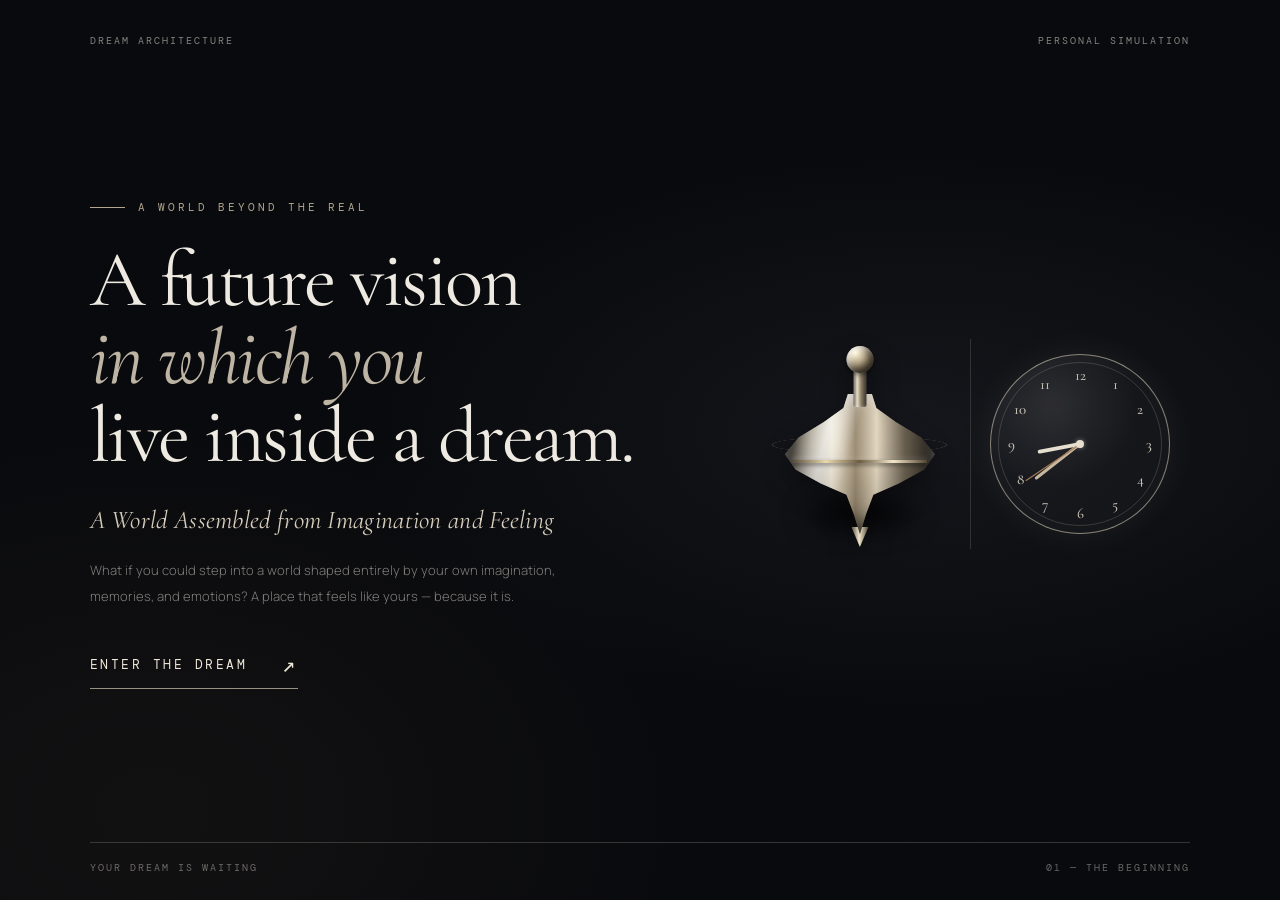
<file: index.html>
<!DOCTYPE html>
<html lang="en">
<head>
    <meta charset="UTF-8">
    <meta name="viewport" content="width=device-width, initial-scale=1.0">
    <title>A Future Vision — Enter the Dream</title>
    <link rel="stylesheet" href="opening-flip.css">
</head>

<body class="opening-page">

    <main class="page-shell">

        <header class="page-topline">
            <span>DREAM ARCHITECTURE</span>
            <span>PERSONAL SIMULATION</span>
        </header>

        <section class="opening-layout">

            <div class="opening-copy">

                <p class="eyebrow">A WORLD BEYOND THE REAL</p>

                <h1 class="opening-title">
                    A future vision
                    <span>in which you</span>
                    live inside a dream.
                </h1>

                <p class="opening-subtitle">
                    A World Assembled from Imagination and Feeling
                </p>

                <p class="opening-description">
                    What if you could step into a world shaped entirely
                    by your own imagination, memories, and emotions?
                    A place that feels like yours — because it is.
                </p>

                <a class="enter-link" href="layer1.html">
                    <span>ENTER THE DREAM</span>
                    <span class="enter-arrow">↗</span>
                </a>

            </div>

            <div class="opening-instruments">

                <!-- Rotating spinning top -->
                <div class="instrument top-instrument">

                    <div class="top-display">
                        <div class="top-orbit"></div>
                        <div class="top-shadow"></div>

                        <div class="spinning-top" aria-hidden="true">
                            <div class="top-finial"></div>
                            <div class="top-stem"></div>

                            <div class="top-body">
                                <div class="top-band"></div>
                            </div>

                            <div class="top-tip"></div>
                        </div>
                    </div>

                </div>

                <!-- Analog clock -->
                <div class="instrument clock-instrument">

                    <div class="clock-face" aria-label="Analog clock">

                        <div class="clock-number" style="--x: 0px; --y: -69px;">12</div>
                        <div class="clock-number" style="--x: 35px; --y: -60px;">1</div>
                        <div class="clock-number" style="--x: 60px; --y: -35px;">2</div>
                        <div class="clock-number" style="--x: 69px; --y: 0px;">3</div>
                        <div class="clock-number" style="--x: 60px; --y: 35px;">4</div>
                        <div class="clock-number" style="--x: 35px; --y: 60px;">5</div>
                        <div class="clock-number" style="--x: 0px; --y: 69px;">6</div>
                        <div class="clock-number" style="--x: -35px; --y: 60px;">7</div>
                        <div class="clock-number" style="--x: -60px; --y: 35px;">8</div>
                        <div class="clock-number" style="--x: -69px; --y: 0px;">9</div>
                        <div class="clock-number" style="--x: -60px; --y: -35px;">10</div>
                        <div class="clock-number" style="--x: -35px; --y: -60px;">11</div>

                        <div class="clock-hand hour-hand"></div>
                        <div class="clock-hand minute-hand"></div>
                        <div class="clock-hand second-hand"></div>
                        <div class="clock-center"></div>

                    </div>

                </div>

            </div>

        </section>

        <footer class="page-footer">
            <span>YOUR DREAM IS WAITING</span>
            <span>01 — THE BEGINNING</span>
        </footer>

    </main>

<audio
    id="master-bgm"
    src="assets/audio/TIME.mp3"
    preload="auto"
    loop
></audio>

<script src="script.js"></script>

</body>
</html>
</file>
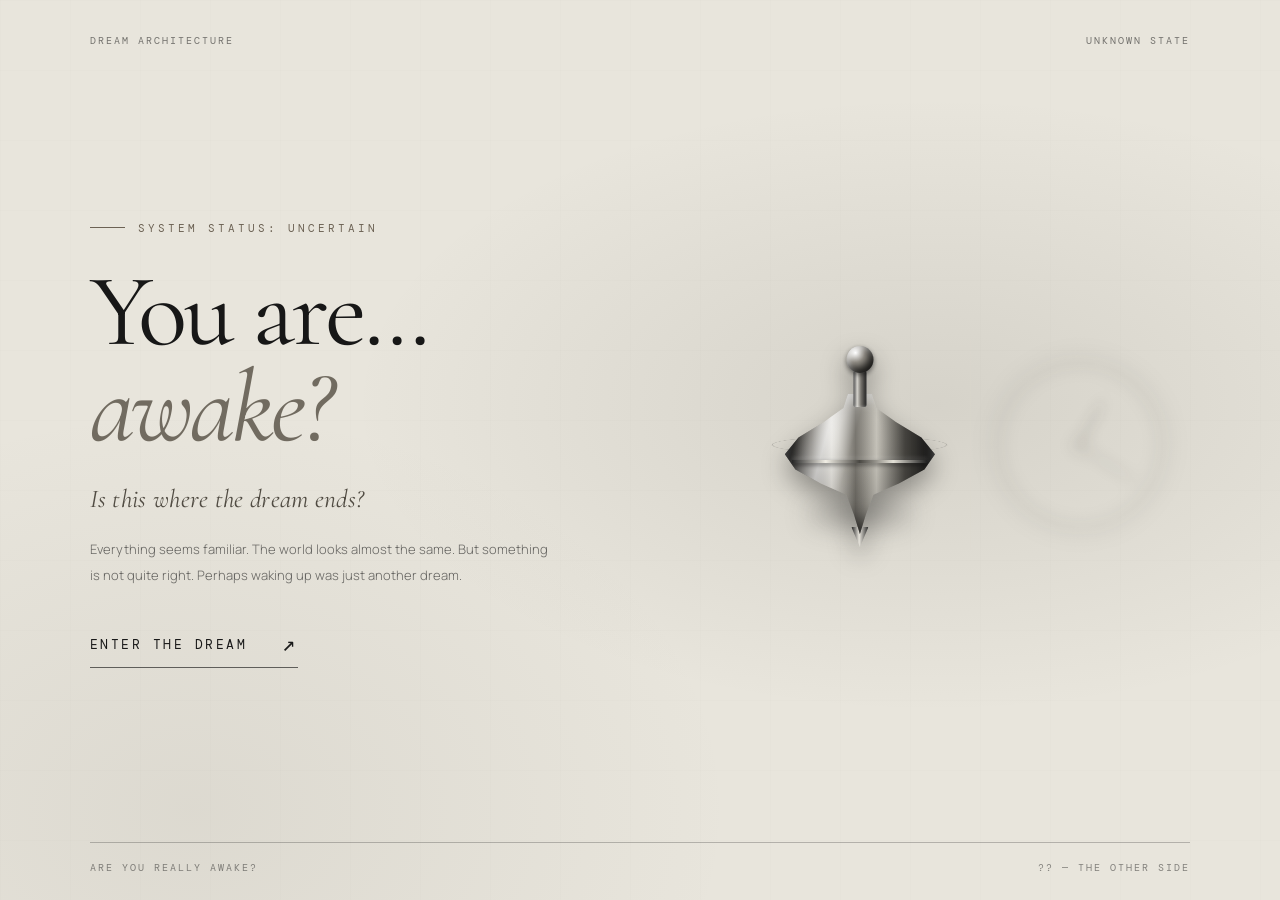
<file: flip-world.html>
<!DOCTYPE html>
<html lang="en">
<head>
    <meta charset="UTF-8">
    <meta name="viewport" content="width=device-width, initial-scale=1.0">
    <title>You Are... Awake?</title>
    <link rel="stylesheet" href="opening-flip.css">
</head>

<audio id="master-bgm" src="assets/audio/TIME.mp3" preload="auto" loop></audio>
<script src="script.js"></script>

<body class="flip-page">

    <main class="page-shell">

        <header class="page-topline">
            <span>DREAM ARCHITECTURE</span>
            <span>UNKNOWN STATE</span>
        </header>

        <section class="opening-layout flip-layout">

            <div class="opening-copy">

                <p class="eyebrow">SYSTEM STATUS: UNCERTAIN</p>

                <h1 class="flip-title">
                    You are...
                    <span>awake?</span>
                </h1>

                <p class="opening-subtitle">
                    Is this where the dream ends?
                </p>

                <p class="opening-description">
                    Everything seems familiar. The world looks almost
                    the same. But something is not quite right.
                    Perhaps waking up was just another dream.
                </p>

                <a class="enter-link return-link" href="layer1.html">
                    <span>ENTER THE DREAM</span>
                    <span class="enter-arrow">↗</span>
                </a>

            </div>

            <div class="opening-instruments flip-instruments">

                <!-- The same spinning top, now in an inverted world -->
                <div class="instrument top-instrument">

                    <div class="top-display">
                        <div class="top-orbit"></div>
                        <div class="top-shadow"></div>

                        <div class="spinning-top" aria-hidden="true">
                            <div class="top-finial"></div>
                            <div class="top-stem"></div>

                            <div class="top-body">
                                <div class="top-band"></div>
                            </div>

                            <div class="top-tip"></div>
                        </div>
                    </div>

                </div>

                <!-- A blurred trace of the original clock -->
                <div class="instrument ghost-clock-instrument">

                    <div class="ghost-clock" aria-hidden="true">
                        <div class="ghost-clock-ring"></div>
                        <div class="ghost-hour"></div>
                        <div class="ghost-minute"></div>
                        <div class="ghost-center"></div>
                    </div>

                </div>

            </div>

        </section>

        <footer class="page-footer">
            <span>ARE YOU REALLY AWAKE?</span>
            <span>?? — THE OTHER SIDE</span>
        </footer>

    </main>

</body>
</html>
</file>
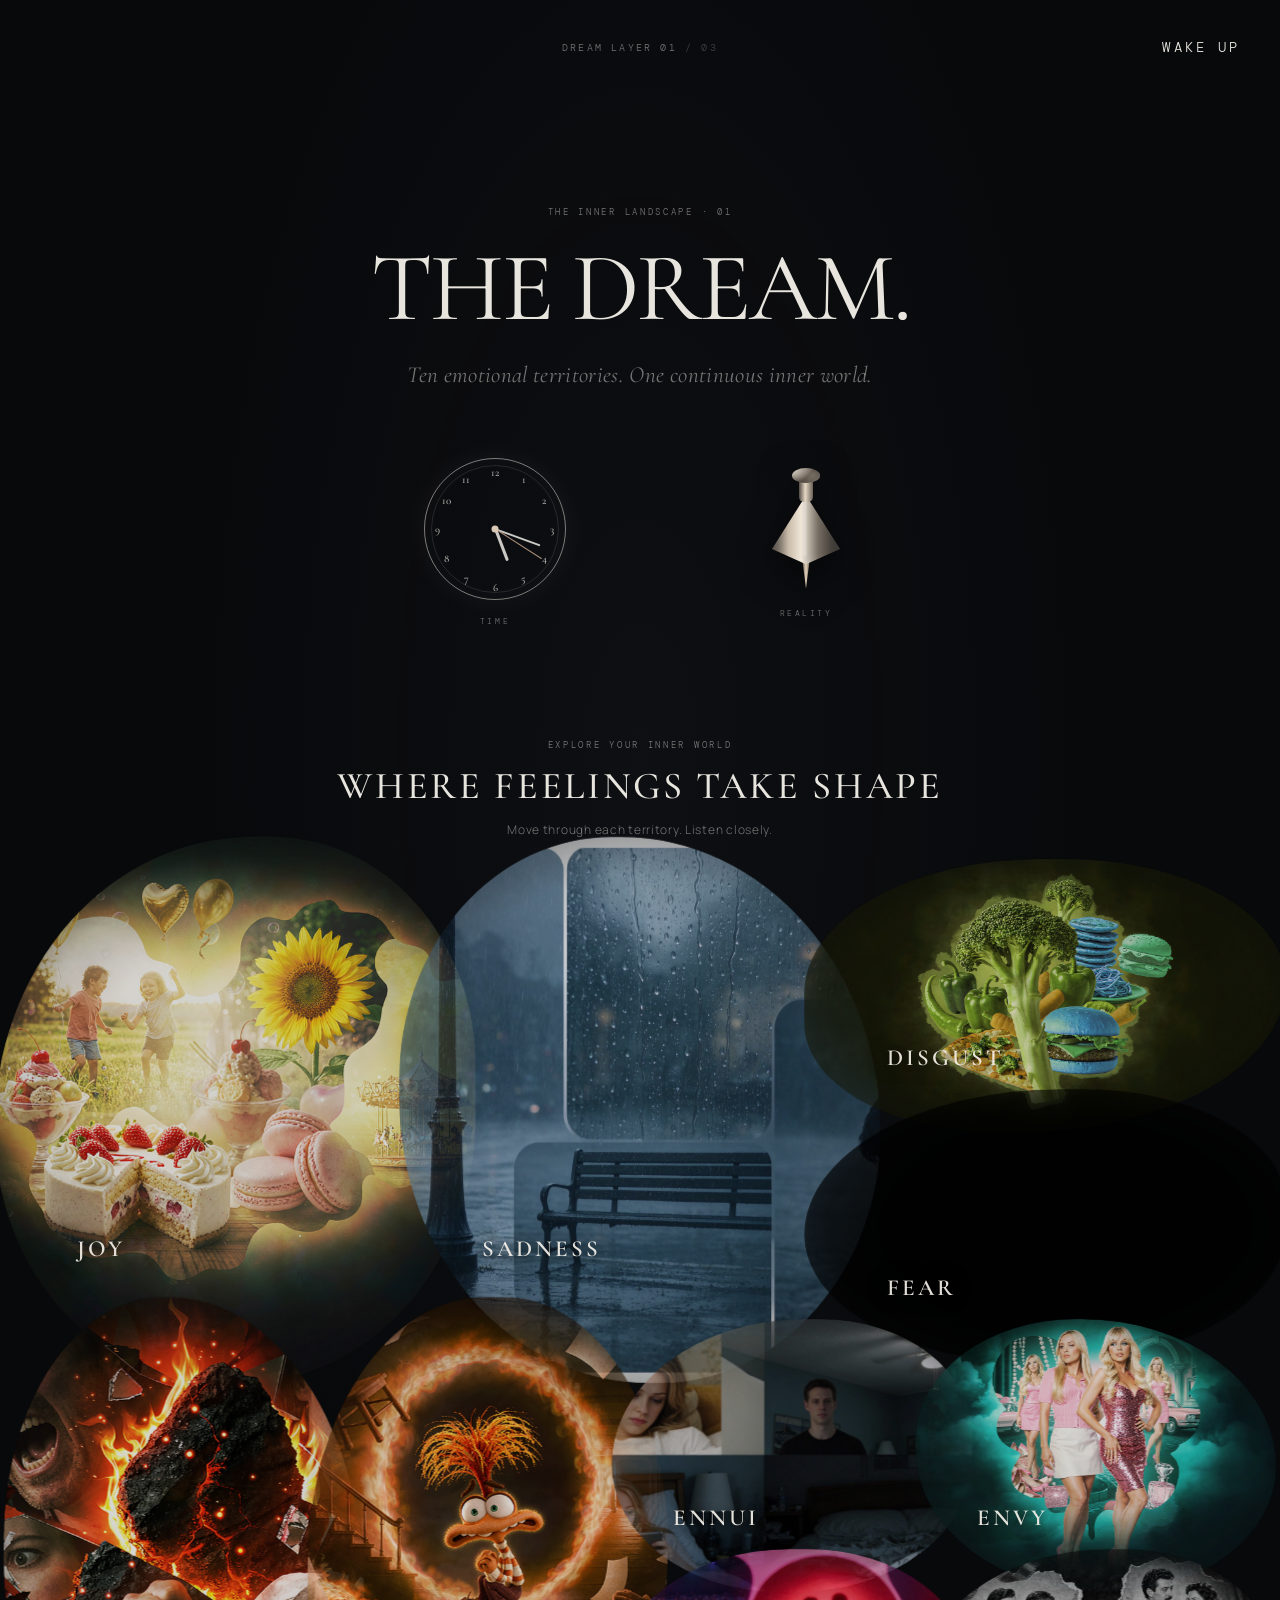
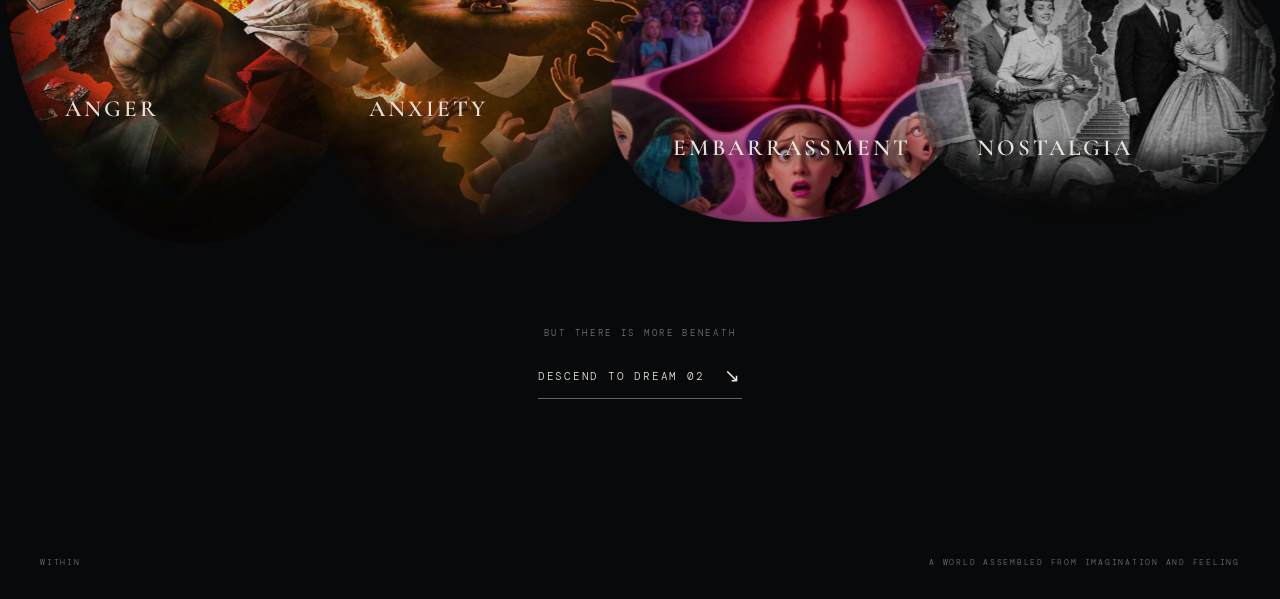
<file: layer1.html>
<!DOCTYPE html>
<html lang="en">
<head>
    <meta charset="UTF-8">
    <meta name="viewport" content="width=device-width, initial-scale=1.0">
    <title>Dream Layer 01 — The Clear Dream</title>
    <link rel="stylesheet" href="style.css">
</head>

<body class="dream-page level-one" data-layer="1">

    <header class="site-header">
        <a class="brand" href="index.html">WITHIN</a>
        <span class="layer-indicator">DREAM LAYER 01 <span>/ 03</span></span>
        <a class="wake-link" href="index.html">WAKE UP</a>
    </header>

    <main>
        <section class="dream-intro">
            <p class="eyebrow">THE INNER LANDSCAPE · 01</p>
            <h1>THE DREAM.</h1>
            <p class="intro-description">
                Ten emotional territories. One continuous inner world.
            </p>
        </section>

        <section class="instrument-stage" aria-label="The spinning top and clock">
            <div class="clock-wrap">
                <div class="clock-face" id="clock-face">
                    <span class="clock-number" style="--x:50%; --y:9%;">12</span>
                    <span class="clock-number" style="--x:70.5%; --y:14.5%;">1</span>
                    <span class="clock-number" style="--x:85%; --y:29.5%;">2</span>
                    <span class="clock-number" style="--x:91%; --y:50%;">3</span>
                    <span class="clock-number" style="--x:85%; --y:70.5%;">4</span>
                    <span class="clock-number" style="--x:70.5%; --y:85%;">5</span>
                    <span class="clock-number" style="--x:50%; --y:91%;">6</span>
                    <span class="clock-number" style="--x:29.5%; --y:85%;">7</span>
                    <span class="clock-number" style="--x:15%; --y:70.5%;">8</span>
                    <span class="clock-number" style="--x:9%; --y:50%;">9</span>
                    <span class="clock-number" style="--x:15%; --y:29.5%;">10</span>
                    <span class="clock-number" style="--x:29.5%; --y:14.5%;">11</span>

                    <div class="clock-hand hour-hand" id="hour-hand"></div>
                    <div class="clock-hand minute-hand" id="minute-hand"></div>
                    <div class="clock-hand second-hand" id="second-hand"></div>
                    <div class="clock-center"></div>
                </div>
                <span class="instrument-caption">TIME</span>
            </div>

            <div class="top-wrap">
                <div class="spinning-top" id="spinning-top">
                    <div class="top-cap"></div>
                    <div class="top-neck"></div>
                    <div class="top-body"></div>
                    <div class="top-tip"></div>
                </div>
                <span class="instrument-caption">REALITY</span>
            </div>
        </section>

        <section class="emotion-section">
            <div class="section-heading">
                <p class="eyebrow">EXPLORE YOUR INNER WORLD</p>
                <h2>WHERE FEELINGS TAKE SHAPE</h2>
                <p>
                    Move through each territory. Listen closely.
                </p>
            </div>

            <div class="emotion-fields">

                <article class="emotion-region" data-emotion="joy" tabindex="0" aria-label="Joy">
                    <div class="emotion-image"></div>
                    <h3 class="emotion-label">JOY</h3>
                </article>

                <article class="emotion-region" data-emotion="sadness" tabindex="0" aria-label="Sadness">
                    <div class="emotion-image"></div>
                    <h3 class="emotion-label">SADNESS</h3>
                </article>

                <article class="emotion-region" data-emotion="disgust" tabindex="0" aria-label="Disgust">
                    <div class="emotion-image"></div>
                    <h3 class="emotion-label">DISGUST</h3>
                </article>

                <article class="emotion-region" data-emotion="fear" tabindex="0" aria-label="Fear">
                    <div class="emotion-image"></div>
                    <h3 class="emotion-label">FEAR</h3>
                </article>

                <article class="emotion-region" data-emotion="anger" tabindex="0" aria-label="Anger">
                    <div class="emotion-image"></div>
                    <h3 class="emotion-label">ANGER</h3>
                </article>

                <article class="emotion-region" data-emotion="anxiety" tabindex="0" aria-label="Anxiety">
                    <div class="emotion-image"></div>
                    <h3 class="emotion-label">ANXIETY</h3>
                </article>

                <article class="emotion-region" data-emotion="ennui" tabindex="0" aria-label="Ennui">
                    <div class="emotion-image"></div>
                    <h3 class="emotion-label">ENNUI</h3>
                </article>

                <article class="emotion-region" data-emotion="envy" tabindex="0" aria-label="Envy">
                    <div class="emotion-image"></div>
                    <h3 class="emotion-label">ENVY</h3>
                </article>

                <article class="emotion-region" data-emotion="embarrassment" tabindex="0" aria-label="Embarrassment">
                    <div class="emotion-image"></div>
                    <h3 class="emotion-label">EMBARRASSMENT</h3>
                </article>

                <article class="emotion-region" data-emotion="nostalgia" tabindex="0" aria-label="Nostalgia">
                    <div class="emotion-image"></div>
                    <h3 class="emotion-label">NOSTALGIA</h3>
                </article>

            </div>
        </section>

        <section class="descent-section">
            <p class="eyebrow">BUT THERE IS MORE BENEATH</p>
            <a class="descent-link" href="layer2.html">
                DESCEND TO DREAM 02 <span>↘</span>
            </a>
        </section>
    </main>

    <footer class="site-footer">
        <span>WITHIN</span>
        <span>A WORLD ASSEMBLED FROM IMAGINATION AND FEELING</span>
    </footer>

    <audio id="master-bgm" src="assets/audio/TIME.mp3" preload="auto" loop></audio>

    <script src="script.js"></script>
</body>
</html>
</file>
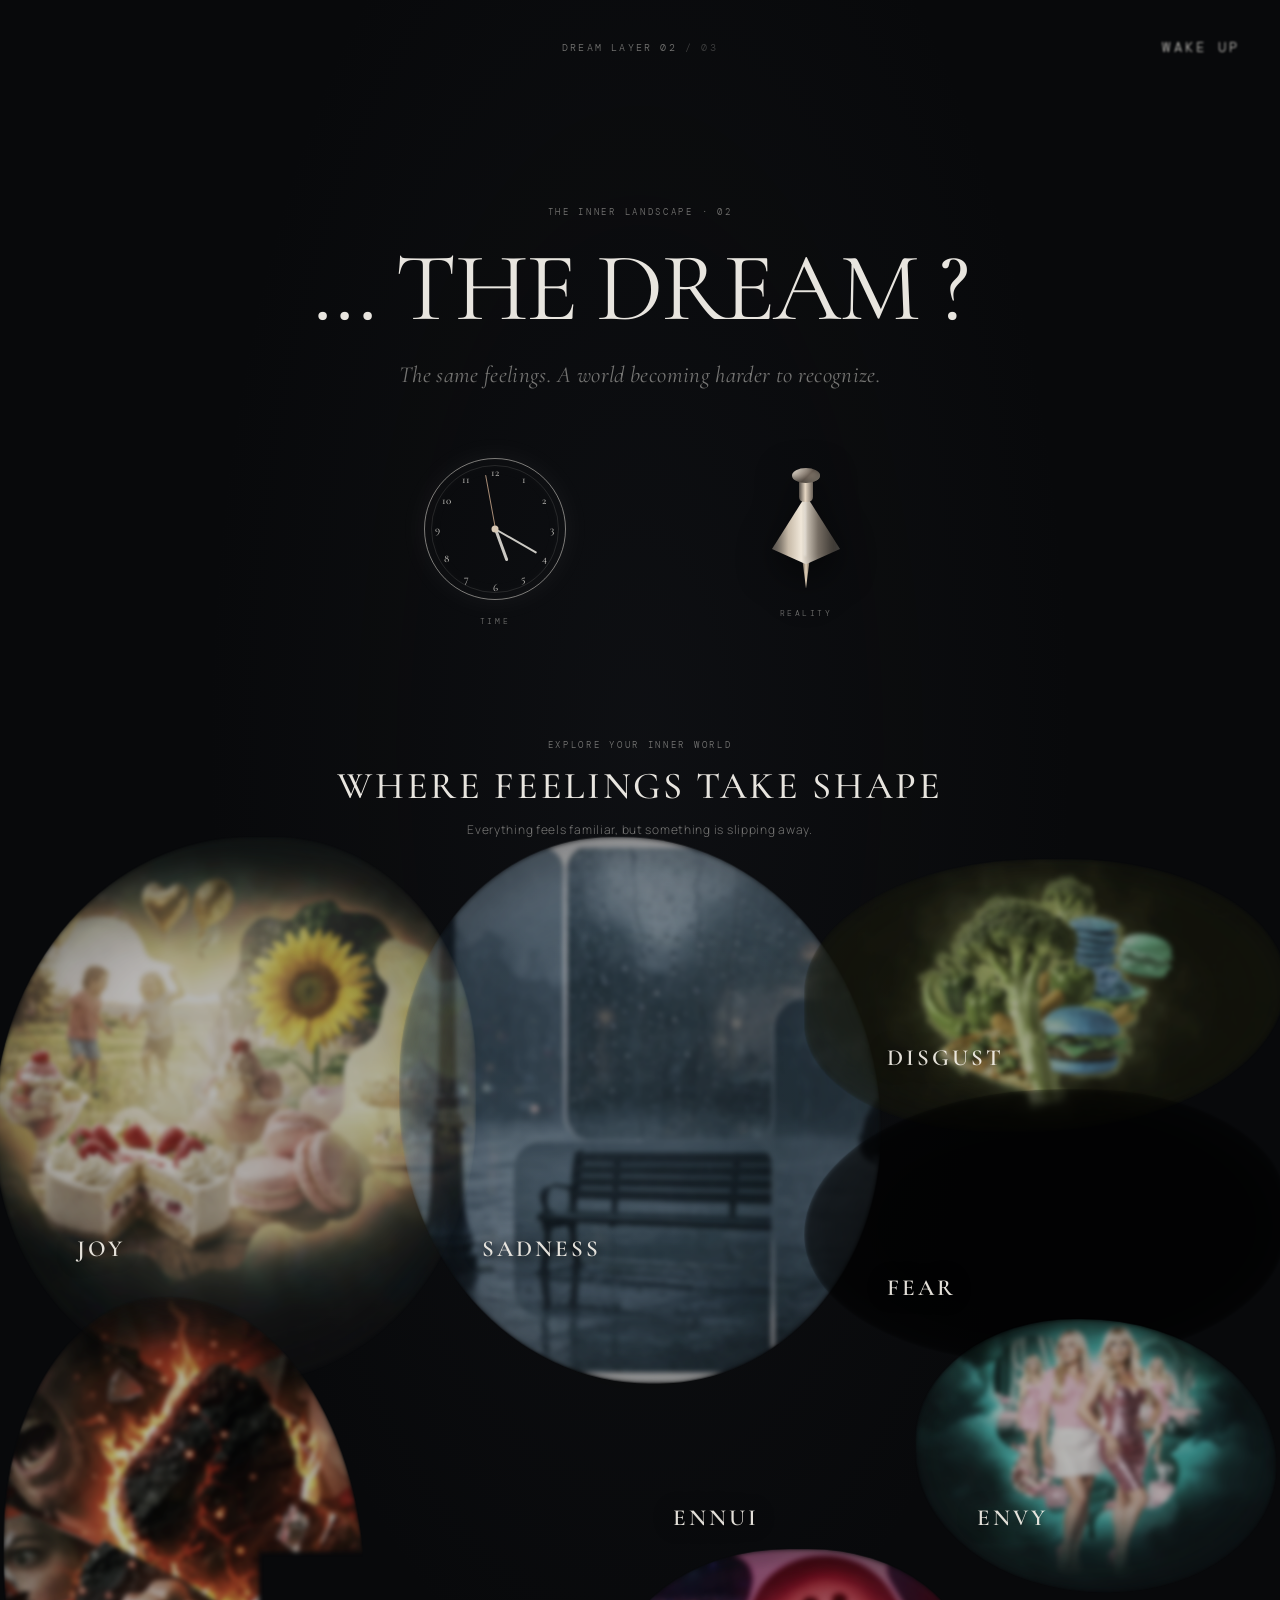
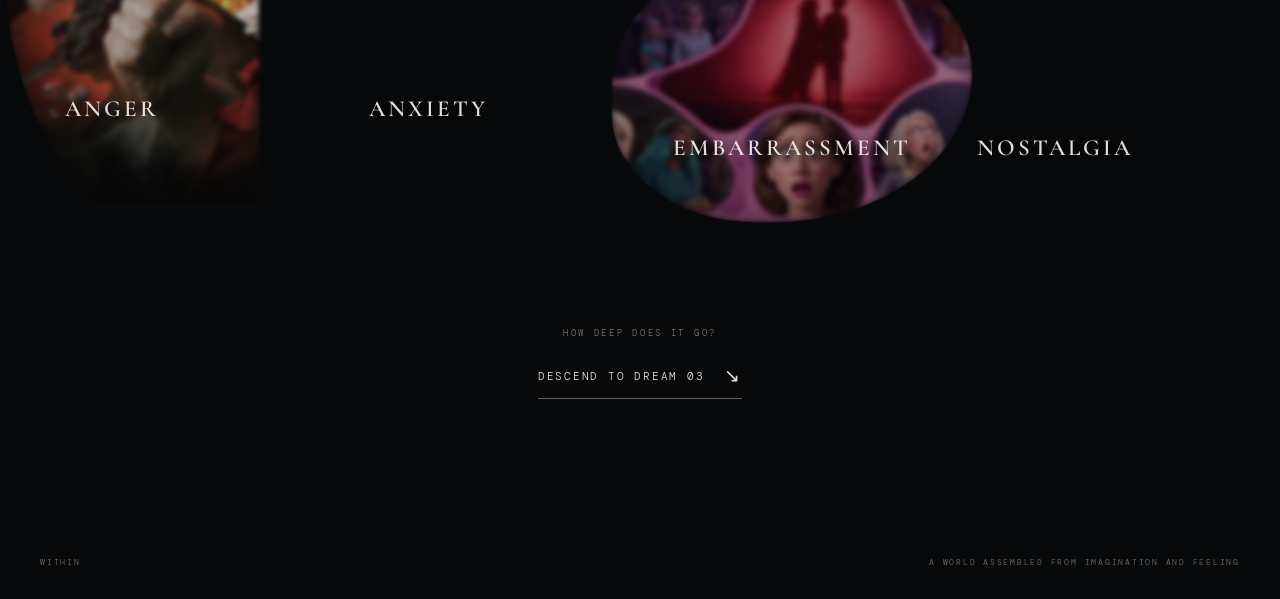
<file: layer2.html>
<!DOCTYPE html>
<html lang="en">
<head>
    <meta charset="UTF-8">
    <meta name="viewport" content="width=device-width, initial-scale=1.0">
    <title>Dream Layer 02 — The Uncertain Dream</title>
    <link rel="stylesheet" href="style.css">
</head>

<body class="dream-page level-two" data-layer="2">

    <header class="site-header">
        <a class="brand" href="index.html">WITHIN</a>
        <span class="layer-indicator">DREAM LAYER 02 <span>/ 03</span></span>
        <a class="wake-link" href="index.html">WAKE UP</a>
    </header>

    <main>
        <section class="dream-intro">
            <p class="eyebrow">THE INNER LANDSCAPE · 02</p>
            <h1>... THE DREAM ?</h1>
            <p class="intro-description">
                The same feelings. A world becoming harder to recognize.
            </p>
        </section>

        <section class="instrument-stage" aria-label="The spinning top and clock">
            <div class="clock-wrap">
                <div class="clock-face" id="clock-face">
                    <span class="clock-number" style="--x:50%; --y:9%;">12</span>
                    <span class="clock-number" style="--x:70.5%; --y:14.5%;">1</span>
                    <span class="clock-number" style="--x:85%; --y:29.5%;">2</span>
                    <span class="clock-number" style="--x:91%; --y:50%;">3</span>
                    <span class="clock-number" style="--x:85%; --y:70.5%;">4</span>
                    <span class="clock-number" style="--x:70.5%; --y:85%;">5</span>
                    <span class="clock-number" style="--x:50%; --y:91%;">6</span>
                    <span class="clock-number" style="--x:29.5%; --y:85%;">7</span>
                    <span class="clock-number" style="--x:15%; --y:70.5%;">8</span>
                    <span class="clock-number" style="--x:9%; --y:50%;">9</span>
                    <span class="clock-number" style="--x:15%; --y:29.5%;">10</span>
                    <span class="clock-number" style="--x:29.5%; --y:14.5%;">11</span>

                    <div class="clock-hand hour-hand" id="hour-hand"></div>
                    <div class="clock-hand minute-hand" id="minute-hand"></div>
                    <div class="clock-hand second-hand" id="second-hand"></div>
                    <div class="clock-center"></div>
                </div>
                <span class="instrument-caption">TIME</span>
            </div>

            <div class="top-wrap">
                <div class="spinning-top" id="spinning-top">
                    <div class="top-cap"></div>
                    <div class="top-neck"></div>
                    <div class="top-body"></div>
                    <div class="top-tip"></div>
                </div>
                <span class="instrument-caption">REALITY</span>
            </div>
        </section>

        <section class="emotion-section">
            <div class="section-heading">
                <p class="eyebrow">EXPLORE YOUR INNER WORLD</p>
                <h2>WHERE FEELINGS TAKE SHAPE</h2>
                <p>
                    Everything feels familiar, but something is slipping away.
                </p>
            </div>

            <div class="emotion-fields">

                <article class="emotion-region" data-emotion="joy" tabindex="0" aria-label="Joy">
                    <div class="emotion-image"></div>
                    <h3 class="emotion-label">JOY</h3>
                </article>

                <article class="emotion-region" data-emotion="sadness" tabindex="0" aria-label="Sadness">
                    <div class="emotion-image"></div>
                    <h3 class="emotion-label">SADNESS</h3>
                </article>

                <article class="emotion-region" data-emotion="disgust" tabindex="0" aria-label="Disgust">
                    <div class="emotion-image"></div>
                    <h3 class="emotion-label">DISGUST</h3>
                </article>

                <article class="emotion-region" data-emotion="fear" tabindex="0" aria-label="Fear">
                    <div class="emotion-image"></div>
                    <h3 class="emotion-label">FEAR</h3>
                </article>

                <article class="emotion-region" data-emotion="anger" tabindex="0" aria-label="Anger">
                    <div class="emotion-image"></div>
                    <h3 class="emotion-label">ANGER</h3>
                </article>

                <article class="emotion-region" data-emotion="anxiety" tabindex="0" aria-label="Anxiety">
                    <div class="emotion-image"></div>
                    <h3 class="emotion-label">ANXIETY</h3>
                </article>

                <article class="emotion-region" data-emotion="ennui" tabindex="0" aria-label="Ennui">
                    <div class="emotion-image"></div>
                    <h3 class="emotion-label">ENNUI</h3>
                </article>

                <article class="emotion-region" data-emotion="envy" tabindex="0" aria-label="Envy">
                    <div class="emotion-image"></div>
                    <h3 class="emotion-label">ENVY</h3>
                </article>

                <article class="emotion-region" data-emotion="embarrassment" tabindex="0" aria-label="Embarrassment">
                    <div class="emotion-image"></div>
                    <h3 class="emotion-label">EMBARRASSMENT</h3>
                </article>

                <article class="emotion-region" data-emotion="nostalgia" tabindex="0" aria-label="Nostalgia">
                    <div class="emotion-image"></div>
                    <h3 class="emotion-label">NOSTALGIA</h3>
                </article>

            </div>
        </section>

        <section class="descent-section">
            <p class="eyebrow">HOW DEEP DOES IT GO?</p>
            <a class="descent-link" href="layer3.html">
                DESCEND TO DREAM 03 <span>↘</span>
            </a>
        </section>
    </main>

    <footer class="site-footer">
        <span>WITHIN</span>
        <span>A WORLD ASSEMBLED FROM IMAGINATION AND FEELING</span>
    </footer>

    <audio id="master-bgm" src="assets/audio/TIME.mp3" preload="auto" loop></audio>

    <script src="script.js"></script>
</body>
</html>
</file>
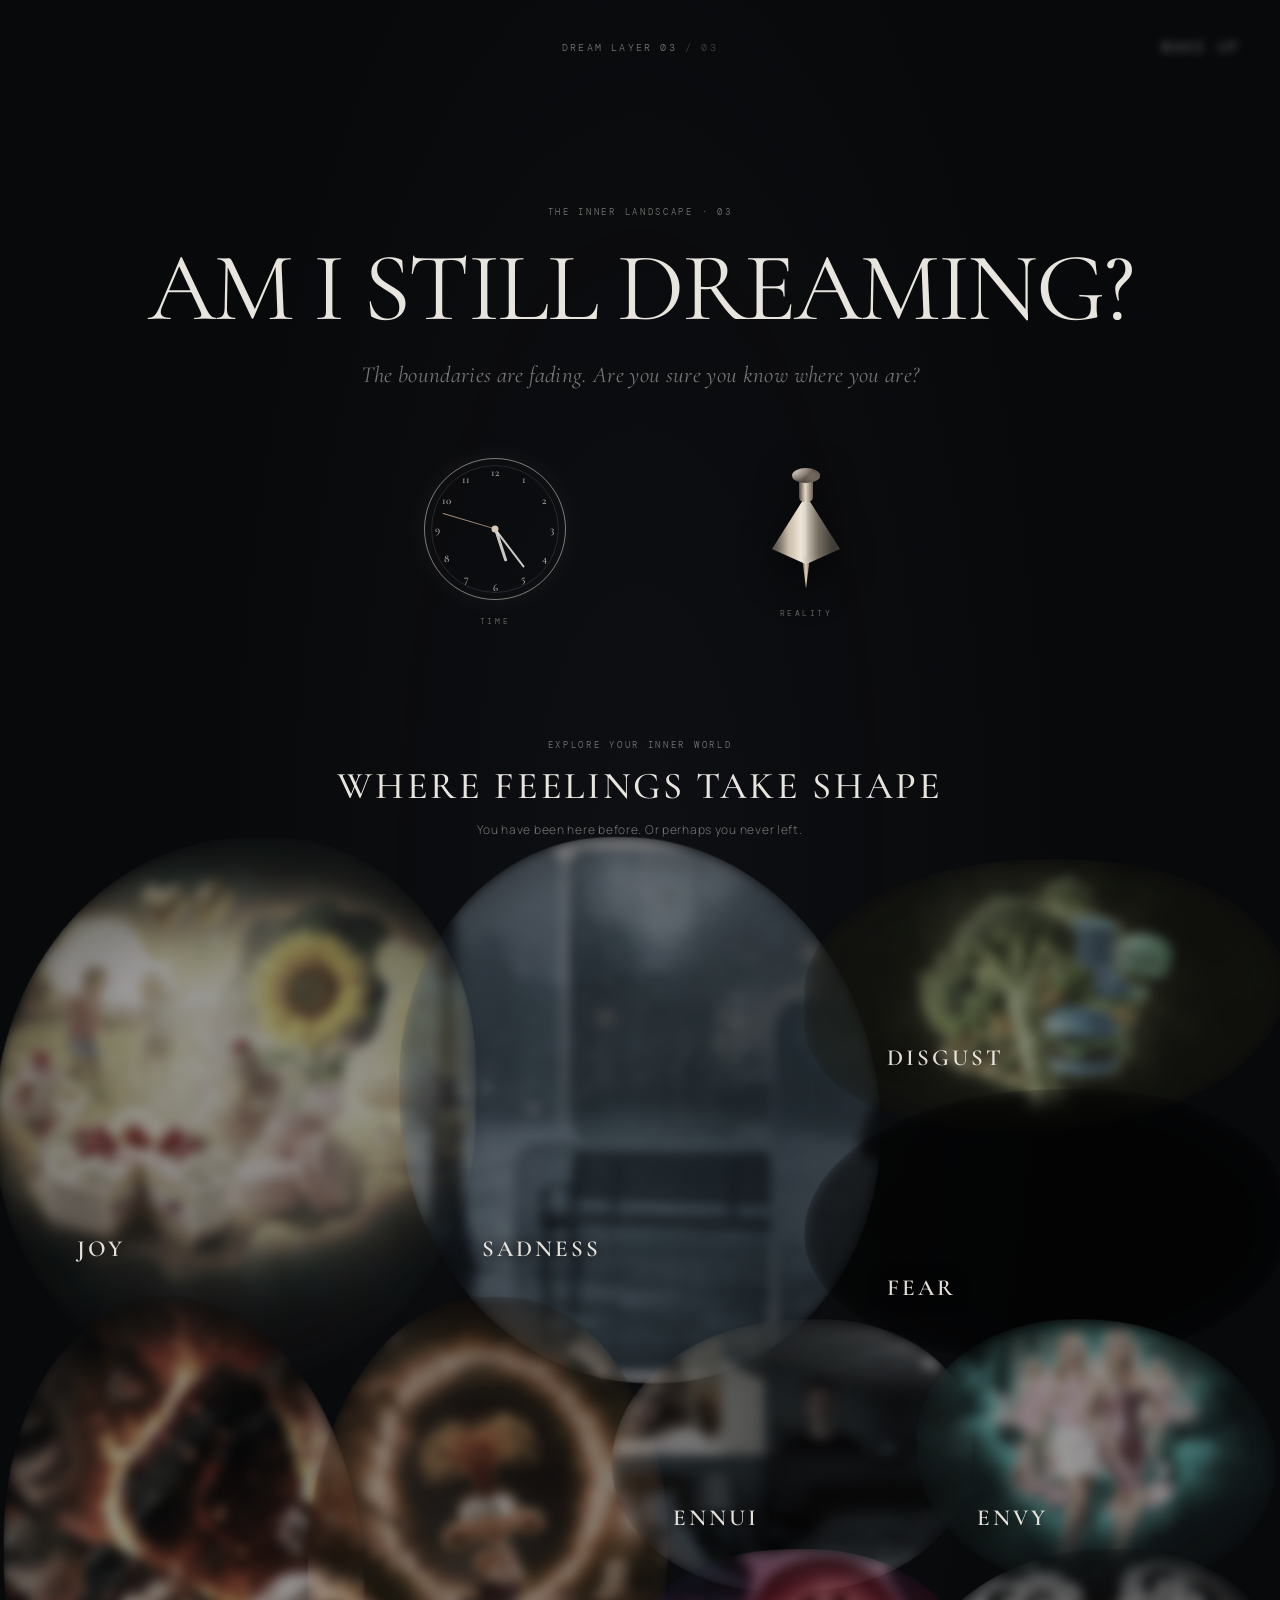
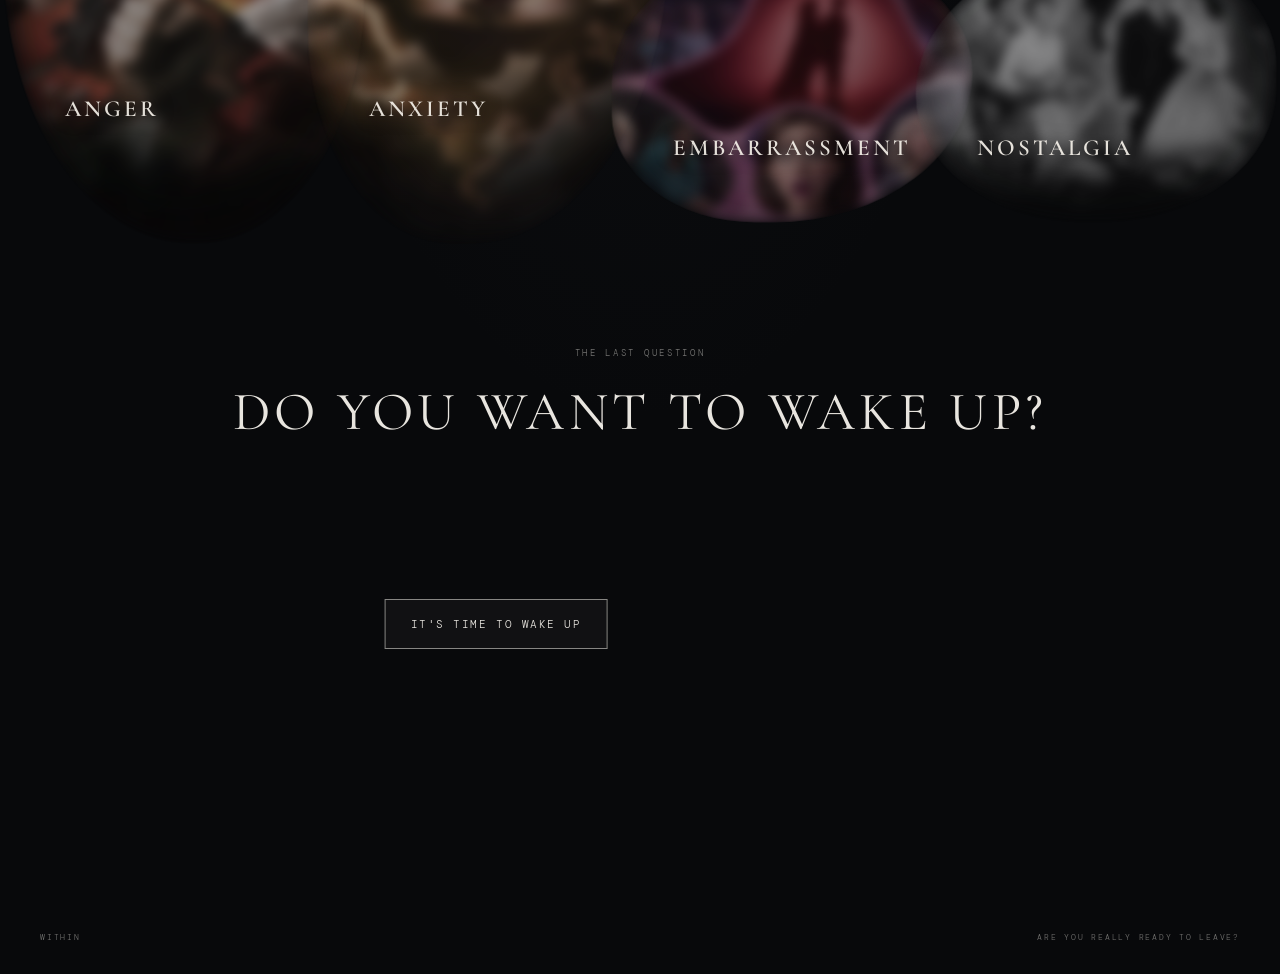
<file: layer3.html>
<!DOCTYPE html>
<html lang="en">
<head>
    <meta charset="UTF-8">
    <meta name="viewport" content="width=device-width, initial-scale=1.0">
    <title>Dream Layer 03 — Are You Still Dreaming?</title>
    <link rel="stylesheet" href="style.css">
</head>

<body class="dream-page level-three" data-layer="3">

    <header class="site-header">
        <a class="brand" href="index.html">WITHIN</a>
        <span class="layer-indicator">DREAM LAYER 03 <span>/ 03</span></span>
        <a class="wake-link" href="index.html">WAKE UP</a>
    </header>

    <main>
        <section class="dream-intro">
            <p class="eyebrow">THE INNER LANDSCAPE · 03</p>
            <h1>AM I STILL DREAMING?</h1>
            <p class="intro-description">
                The boundaries are fading. Are you sure you know where you are?
            </p>
        </section>

        <section class="instrument-stage" aria-label="The spinning top and clock">
            <div class="clock-wrap">
                <div class="clock-face" id="clock-face">
                    <span class="clock-number" style="--x:50%; --y:9%;">12</span>
                    <span class="clock-number" style="--x:70.5%; --y:14.5%;">1</span>
                    <span class="clock-number" style="--x:85%; --y:29.5%;">2</span>
                    <span class="clock-number" style="--x:91%; --y:50%;">3</span>
                    <span class="clock-number" style="--x:85%; --y:70.5%;">4</span>
                    <span class="clock-number" style="--x:70.5%; --y:85%;">5</span>
                    <span class="clock-number" style="--x:50%; --y:91%;">6</span>
                    <span class="clock-number" style="--x:29.5%; --y:85%;">7</span>
                    <span class="clock-number" style="--x:15%; --y:70.5%;">8</span>
                    <span class="clock-number" style="--x:9%; --y:50%;">9</span>
                    <span class="clock-number" style="--x:15%; --y:29.5%;">10</span>
                    <span class="clock-number" style="--x:29.5%; --y:14.5%;">11</span>

                    <div class="clock-hand hour-hand" id="hour-hand"></div>
                    <div class="clock-hand minute-hand" id="minute-hand"></div>
                    <div class="clock-hand second-hand" id="second-hand"></div>
                    <div class="clock-center"></div>
                </div>
                <span class="instrument-caption">TIME</span>
            </div>

            <div class="top-wrap">
                <div class="spinning-top" id="spinning-top">
                    <div class="top-cap"></div>
                    <div class="top-neck"></div>
                    <div class="top-body"></div>
                    <div class="top-tip"></div>
                </div>
                <span class="instrument-caption">REALITY</span>
            </div>
        </section>

        <section class="emotion-section">
            <div class="section-heading">
                <p class="eyebrow">EXPLORE YOUR INNER WORLD</p>
                <h2>WHERE FEELINGS TAKE SHAPE</h2>
                <p>
                    You have been here before. Or perhaps you never left.
                </p>
            </div>

            <div class="emotion-fields">

                <article class="emotion-region" data-emotion="joy" tabindex="0" aria-label="Joy">
                    <div class="emotion-image"></div>
                    <h3 class="emotion-label">JOY</h3>
                </article>

                <article class="emotion-region" data-emotion="sadness" tabindex="0" aria-label="Sadness">
                    <div class="emotion-image"></div>
                    <h3 class="emotion-label">SADNESS</h3>
                </article>

                <article class="emotion-region" data-emotion="disgust" tabindex="0" aria-label="Disgust">
                    <div class="emotion-image"></div>
                    <h3 class="emotion-label">DISGUST</h3>
                </article>

                <article class="emotion-region" data-emotion="fear" tabindex="0" aria-label="Fear">
                    <div class="emotion-image"></div>
                    <h3 class="emotion-label">FEAR</h3>
                </article>

                <article class="emotion-region" data-emotion="anger" tabindex="0" aria-label="Anger">
                    <div class="emotion-image"></div>
                    <h3 class="emotion-label">ANGER</h3>
                </article>

                <article class="emotion-region" data-emotion="anxiety" tabindex="0" aria-label="Anxiety">
                    <div class="emotion-image"></div>
                    <h3 class="emotion-label">ANXIETY</h3>
                </article>

                <article class="emotion-region" data-emotion="ennui" tabindex="0" aria-label="Ennui">
                    <div class="emotion-image"></div>
                    <h3 class="emotion-label">ENNUI</h3>
                </article>

                <article class="emotion-region" data-emotion="envy" tabindex="0" aria-label="Envy">
                    <div class="emotion-image"></div>
                    <h3 class="emotion-label">ENVY</h3>
                </article>

                <article class="emotion-region" data-emotion="embarrassment" tabindex="0" aria-label="Embarrassment">
                    <div class="emotion-image"></div>
                    <h3 class="emotion-label">EMBARRASSMENT</h3>
                </article>

                <article class="emotion-region" data-emotion="nostalgia" tabindex="0" aria-label="Nostalgia">
                    <div class="emotion-image"></div>
                    <h3 class="emotion-label">NOSTALGIA</h3>
                </article>

            </div>
        </section>

        <section class="wake-section">
            <p class="eyebrow">THE LAST QUESTION</p>
            <h2>DO YOU WANT TO WAKE UP?</h2>

            <div class="wake-stage">
                <div class="wake-runway" id="wake-runway">
                    <button class="wake-button" id="wake-button" type="button">
                        IT'S TIME TO WAKE UP
                    </button>
                </div>

                <div class="secret-zone">
                    <a class="secret-link" href="flip-world.html">
                        NO. I DON'T WANT TO WAKE UP.
                    </a>
                </div>
            </div>
        </section>
    </main>

    <footer class="site-footer">
        <span>WITHIN</span>
        <span>ARE YOU REALLY READY TO LEAVE?</span>
    </footer>

    <audio id="master-bgm" src="assets/audio/TIME.mp3" preload="auto" loop></audio>

    <script src="script.js"></script>
</body>
</html>
</file>
<file: opening-flip.css>
@import url('https://fonts.googleapis.com/css2?family=Cormorant+Garamond:ital,wght@0,400;0,500;0,600;1,400;1,500&family=DM+Mono:wght@400;500&family=Manrope:wght@300;400;500;600&display=swap');


/* =========================================
   GENERAL
========================================= */

* {
    margin: 0;
    padding: 0;
    box-sizing: border-box;
}

body {
    min-height: 100vh;
    font-family: 'Manrope', sans-serif;
}

.page-shell {
    min-height: 100vh;
    padding: 34px 7vw 26px;
    display: flex;
    flex-direction: column;
    justify-content: space-between;
    position: relative;
    overflow: hidden;
}


/* =========================================
   OPENING PAGE BACKGROUND
========================================= */

.opening-page {
    color: #e9e6df;
    background:
        radial-gradient(ellipse at 72% 48%, rgba(75, 76, 91, 0.19), transparent 43%),
        radial-gradient(ellipse at 12% 90%, rgba(87, 71, 56, 0.12), transparent 35%),
        #090a0d;
}

.opening-page::before {
    content: "";
    position: fixed;
    inset: 0;
    pointer-events: none;
    opacity: 0.14;
    background-image:
        linear-gradient(rgba(255,255,255,0.035) 1px, transparent 1px),
        linear-gradient(90deg, rgba(255,255,255,0.035) 1px, transparent 1px);
    background-size: 70px 70px;
}


/* =========================================
   TOP AND BOTTOM LINES
========================================= */

.page-topline,
.page-footer {
    position: relative;
    z-index: 2;
    display: flex;
    justify-content: space-between;
    align-items: center;
    font-family: 'DM Mono', monospace;
    font-size: 10px;
    letter-spacing: 2px;
}

.page-topline {
    color: rgba(235, 231, 222, 0.55);
}

.page-footer {
    padding-top: 18px;
    border-top: 1px solid rgba(230, 226, 215, 0.2);
    color: rgba(235, 231, 222, 0.42);
}


/* =========================================
   MAIN LAYOUT
========================================= */

.opening-layout {
    width: 100%;
    max-width: 1400px;
    margin: auto;
    padding: 70px 0;
    display: grid;
    grid-template-columns: 1.15fr 0.85fr;
    align-items: center;
    gap: 5vw;
}

.opening-copy {
    position: relative;
    z-index: 2;
    max-width: 700px;
}

.eyebrow {
    margin-bottom: 28px;
    display: flex;
    align-items: center;
    gap: 13px;
    color: #b1a58e;
    font-family: 'DM Mono', monospace;
    font-size: 11px;
    letter-spacing: 3px;
}

.eyebrow::before {
    content: "";
    width: 35px;
    height: 1px;
    background: currentColor;
}


/* =========================================
   OPENING TITLE
========================================= */

.opening-title {
    max-width: 760px;
    font-family: 'Cormorant Garamond', serif;
    font-size: clamp(57px, 6.2vw, 94px);
    font-weight: 400;
    line-height: 0.98;
    letter-spacing: -2.5px;
    color: #eeeae2;
}

.opening-title span {
    display: block;
    font-style: italic;
    font-weight: 400;
    color: #bdb4a4;
}

.opening-subtitle {
    margin-top: 28px;
    color: #d6cdbd;
    font-family: 'Cormorant Garamond', serif;
    font-size: clamp(21px, 2vw, 27px);
    font-style: italic;
    letter-spacing: 0.3px;
}

.opening-description {
    max-width: 470px;
    margin-top: 22px;
    color: rgba(224, 220, 212, 0.55);
    font-size: 13px;
    font-weight: 300;
    line-height: 2;
}


/* =========================================
   ENTER / RETURN LINK
========================================= */

.enter-link {
    width: fit-content;
    margin-top: 45px;
    padding: 0 0 12px;
    display: inline-flex;
    align-items: center;
    gap: 35px;
    border-bottom: 1px solid rgba(226, 216, 196, 0.65);
    color: #eee8da;
    text-decoration: none;
    font-family: 'DM Mono', monospace;
    font-size: 13px;
    letter-spacing: 2.5px;
    transition: gap 0.35s ease, color 0.35s ease,
                border-color 0.35s ease;
}

.enter-link:hover {
    gap: 52px;
    color: #ffffff;
    border-color: #ffffff;
}

.enter-arrow {
    font-size: 22px;
    line-height: 1;
}


/* =========================================
   INSTRUMENT AREA
========================================= */

.opening-instruments {
    min-height: 300px;
    display: grid;
    grid-template-columns: 1fr 1fr;
    align-items: center;
    justify-items: center;
    position: relative;
}

.opening-instruments::before {
    content: "";
    position: absolute;
    left: 50%;
    top: 15%;
    height: 70%;
    width: 1px;
    background: rgba(225, 218, 204, 0.16);
}

.instrument {
    width: 100%;
    display: flex;
    align-items: center;
    justify-content: center;
}


/* =========================================
   SPINNING TOP — 3D-STYLE CSS OBJECT
========================================= */

.top-display {
    width: 210px;
    height: 250px;
    position: relative;
    display: flex;
    align-items: center;
    justify-content: center;
    perspective: 700px;
}

.top-orbit {
    position: absolute;
    width: 175px;
    height: 55px;
    border: 1px solid rgba(218, 202, 173, 0.22);
    border-radius: 50%;
    transform: rotateX(72deg);
}

.top-shadow {
    position: absolute;
    width: 105px;
    height: 27px;
    bottom: 42px;
    left: 50%;
    transform: translateX(-50%);
    background: rgba(0, 0, 0, 0.8);
    filter: blur(13px);
    border-radius: 50%;
}

.spinning-top {
    width: 150px;
    height: 205px;
    position: relative;
    transform-style: preserve-3d;
    transform-origin: 50% 50%;
    animation: top-spin 3.6s linear infinite;
    filter: drop-shadow(0 12px 13px rgba(0,0,0,0.35));
}

.top-finial {
    position: absolute;
    z-index: 5;
    width: 27px;
    height: 27px;
    left: 50%;
    top: 4px;
    transform: translateX(-50%);
    border-radius: 50%;
    background:
        radial-gradient(circle at 33% 25%, #fff9df, #c6b89a 30%, #74664e 68%, #39332b);
    box-shadow:
        inset -4px -4px 7px rgba(0,0,0,0.55),
        inset 3px 3px 5px rgba(255,255,255,0.65),
        0 2px 5px rgba(0,0,0,0.5);
}

.top-stem {
    position: absolute;
    z-index: 4;
    left: 50%;
    top: 25px;
    width: 13px;
    height: 40px;
    transform: translateX(-50%);
    background: linear-gradient(
        90deg,
        #494238,
        #e8dfc9 28%,
        #8f8269 57%,
        #332e27
    );
    border-radius: 6px 6px 2px 2px;
    box-shadow: inset 1px 0 3px rgba(255,255,255,0.4);
}

.top-body {
    position: absolute;
    z-index: 3;
    width: 150px;
    height: 140px;
    top: 52px;
    left: 0;
    clip-path: polygon(
        42% 0%, 58% 0%, 61% 10%, 74% 20%,
        91% 31%, 100% 43%, 93% 54%, 76% 64%,
        59% 72%, 54% 86%, 50% 100%,
        46% 86%, 41% 72%, 24% 64%, 7% 54%,
        0% 43%, 9% 31%, 26% 20%, 39% 10%
    );
    background:
        linear-gradient(
            90deg,
            #3f3b34 0%,
            #b8ad98 18%,
            #f0e5cc 31%,
            #96866c 47%,
            #e1d5be 61%,
            #706654 80%,
            #302c26 100%
        );
    box-shadow:
        inset 0 6px 12px rgba(255,255,255,0.55),
        inset 0 -12px 20px rgba(0,0,0,0.65);
}

.top-body::before {
    content: "";
    position: absolute;
    inset: 0;
    background: linear-gradient(
        105deg,
        transparent 12%,
        rgba(255,255,255,0.72) 28%,
        rgba(255,255,255,0.08) 43%,
        transparent 58%
    );
}

.top-body::after {
    content: "";
    position: absolute;
    width: 100%;
    height: 100%;
    background: radial-gradient(
        ellipse at 50% 30%,
        transparent 20%,
        rgba(0,0,0,0.32) 100%
    );
}

.top-band {
    position: absolute;
    z-index: 2;
    left: 5%;
    right: 5%;
    top: 47%;
    height: 3px;
    background: linear-gradient(
        90deg,
        #544a39,
        #e9d8ad,
        #6c5d44,
        #f4e7c9,
        #514632
    );
    box-shadow:
        0 2px 4px rgba(0,0,0,0.5),
        0 -2px 4px rgba(255,255,255,0.15);
}

.top-tip {
    position: absolute;
    z-index: 2;
    left: 50%;
    top: 185px;
    width: 17px;
    height: 20px;
    transform: translateX(-50%);
    clip-path: polygon(50% 100%, 0 0, 100% 0);
    background: linear-gradient(
        90deg,
        #5c5344,
        #f0e4c9 45%,
        #524a3d
    );
}

@keyframes top-spin {
    0% {
        transform: rotateY(0deg) rotateX(9deg) translateY(0);
    }
    50% {
        transform: rotateY(180deg) rotateX(13deg) translateY(-3px);
    }
    100% {
        transform: rotateY(360deg) rotateX(9deg) translateY(0);
    }
}


/* =========================================
   ANALOG CLOCK
========================================= */

.clock-face {
    width: 180px;
    height: 180px;
    position: relative;
    border: 1px solid rgba(221, 211, 192, 0.58);
    border-radius: 50%;
    background:
        radial-gradient(circle at 35% 28%, rgba(255,255,255,0.09), transparent 48%),
        rgba(255,255,255,0.025);
    box-shadow:
        0 0 35px rgba(219, 207, 180, 0.07),
        inset 0 0 25px rgba(255,255,255,0.025);
}

.clock-face::before {
    content: "";
    position: absolute;
    inset: 7px;
    border: 1px solid rgba(221, 211, 192, 0.19);
    border-radius: 50%;
}

.clock-number {
    position: absolute;
    top: 50%;
    left: 50%;
    transform: translate(-50%, -50%) translate(var(--x), var(--y));
    color: rgba(231, 224, 209, 0.84);
    font-family: 'Cormorant Garamond', serif;
    font-size: 15px;
    font-weight: 500;
}

.clock-hand {
    position: absolute;
    left: 50%;
    bottom: 50%;
    transform-origin: 50% 100%;
    border-radius: 5px;
}

.hour-hand {
    width: 4px;
    height: 43px;
    margin-left: -2px;
    background: #e6dece;
    animation: hand-hour 43200s linear infinite;
}

.minute-hand {
    width: 2.5px;
    height: 57px;
    margin-left: -1.25px;
    background: #c6b89e;
    animation: hand-minute 3600s linear infinite;
}

.second-hand {
    width: 1px;
    height: 66px;
    margin-left: -0.5px;
    background: #a87b59;
    animation: hand-second 60s steps(60) infinite;
}

.clock-center {
    position: absolute;
    width: 8px;
    height: 8px;
    top: 50%;
    left: 50%;
    transform: translate(-50%, -50%);
    border-radius: 50%;
    background: #e6dece;
    box-shadow: 0 0 5px rgba(255,255,255,0.4);
}

@keyframes hand-hour {
    from { transform: rotate(300deg); }
    to   { transform: rotate(660deg); }
}

@keyframes hand-minute {
    from { transform: rotate(60deg); }
    to   { transform: rotate(420deg); }
}

@keyframes hand-second {
    from { transform: rotate(0deg); }
    to   { transform: rotate(360deg); }
}


/* =========================================
   FLIP WORLD — INVERTED COLOR PALETTE
========================================= */

.flip-page {
    color: #171717;
    background:
        radial-gradient(ellipse at 73% 45%, rgba(80, 77, 68, 0.12), transparent 44%),
        radial-gradient(ellipse at 15% 90%, rgba(120, 115, 103, 0.10), transparent 35%),
        #e8e5dc;
}

.flip-page::before {
    content: "";
    position: fixed;
    inset: 0;
    pointer-events: none;
    opacity: 0.22;
    background-image:
        linear-gradient(rgba(0,0,0,0.04) 1px, transparent 1px),
        linear-gradient(90deg, rgba(0,0,0,0.04) 1px, transparent 1px);
    background-size: 70px 70px;
}

.flip-page .page-topline {
    color: rgba(20, 20, 20, 0.55);
}

.flip-page .page-footer {
    color: rgba(20, 20, 20, 0.48);
    border-top-color: rgba(20, 20, 20, 0.25);
}

.flip-page .eyebrow {
    color: #6c6254;
}

.flip-page .opening-subtitle {
    color: #514c43;
}

.flip-page .opening-description {
    color: rgba(24, 24, 24, 0.62);
}

.flip-title {
    max-width: 680px;
    font-family: 'Cormorant Garamond', serif;
    font-size: clamp(70px, 8vw, 115px);
    font-weight: 400;
    line-height: 0.94;
    letter-spacing: -3px;
    color: #171717;
}

.flip-title span {
    display: block;
    font-style: italic;
    color: #716b60;
}

.flip-page .enter-link {
    color: #191919;
    border-bottom-color: rgba(25, 25, 25, 0.65);
}

.flip-page .enter-link:hover {
    color: #777064;
    border-color: #777064;
}


/* =========================================
   FLIP WORLD SPINNING TOP
========================================= */

.flip-page .top-orbit {
    border-color: rgba(30, 30, 30, 0.2);
}

.flip-page .top-shadow {
    background: rgba(40, 40, 40, 0.28);
}

.flip-page .top-finial {
    background:
        radial-gradient(circle at 33% 25%, #ffffff, #8f8b83 35%, #4b4944 70%, #202020);
}

.flip-page .top-stem {
    background: linear-gradient(
        90deg,
        #252525,
        #d8d6d0 28%,
        #77746e 57%,
        #1e1e1e
    );
}

.flip-page .top-body {
    background: linear-gradient(
        90deg,
        #171717 0%,
        #77736b 18%,
        #dedbd2 31%,
        #6e6b64 47%,
        #c3c0b7 61%,
        #4b4944 80%,
        #171717 100%
    );
}

.flip-page .top-band {
    background: linear-gradient(
        90deg,
        #252525,
        #f1eee5,
        #4a4843,
        #e4e1d7,
        #202020
    );
}

.flip-page .top-tip {
    background: linear-gradient(
        90deg,
        #242424,
        #e7e4dc 45%,
        #282828
    );
}


/* =========================================
   GHOST CLOCK — NO NUMBERS, NO CLEAR TIME
========================================= */

.ghost-clock-instrument {
    min-height: 240px;
}

.ghost-clock {
    width: 190px;
    height: 190px;
    position: relative;
    opacity: 0.52;
    filter: blur(5px);
    transform: rotate(-13deg);
}

.ghost-clock-ring {
    position: absolute;
    inset: 12px;
    border: 3px solid rgba(40, 38, 32, 0.22);
    border-radius: 50%;
    filter: blur(5px);
    box-shadow:
        0 0 24px 8px rgba(40, 38, 32, 0.08),
        inset 0 0 22px rgba(40, 38, 32, 0.08);
}

.ghost-hour {
    position: absolute;
    width: 5px;
    height: 52px;
    top: 43px;
    left: 91px;
    transform: rotate(42deg);
    transform-origin: 50% 100%;
    background: rgba(40, 38, 32, 0.3);
    border-radius: 50%;
    filter: blur(5px);
}

.ghost-minute {
    position: absolute;
    width: 4px;
    height: 70px;
    top: 25px;
    left: 91px;
    transform: rotate(135deg);
    transform-origin: 50% 100%;
    background: rgba(40, 38, 32, 0.24);
    border-radius: 50%;
    filter: blur(6px);
}

.ghost-center {
    position: absolute;
    width: 17px;
    height: 17px;
    top: 87px;
    left: 87px;
    border-radius: 50%;
    background: rgba(40, 38, 32, 0.18);
    filter: blur(7px);
}


/* =========================================
   RESPONSIVE DESIGN
========================================= */

@media (max-width: 900px) {

    .page-shell {
        padding: 25px 6vw 22px;
    }

    .opening-layout {
        grid-template-columns: 1fr;
        gap: 45px;
        padding: 65px 0;
    }

    .opening-copy {
        max-width: 720px;
    }

    .opening-instruments {
        width: min(100%, 460px);
        margin: 0 auto;
    }

    .opening-title {
        font-size: clamp(55px, 9vw, 82px);
    }

    .flip-title {
        font-size: clamp(70px, 11vw, 100px);
    }
}

@media (max-width: 520px) {

    .page-topline,
    .page-footer {
        font-size: 8px;
        letter-spacing: 1px;
    }

    .opening-layout {
        padding: 55px 0;
    }

    .opening-title {
        font-size: 55px;
        letter-spacing: -1.5px;
    }

    .flip-title {
        font-size: 72px;
        letter-spacing: -2px;
    }

    .opening-instruments {
        transform: scale(0.88);
        transform-origin: center top;
        margin-bottom: -30px;
    }

    .enter-link {
        font-size: 11px;
        gap: 22px;
    }

    .opening-description {
        font-size: 12px;
    }
}

/* Make the opening page clock follow real time */
.opening-page .clock-hand {
    animation: none !important;
    transition: none !important;
    transform-origin: 50% 100%;
}
</file>
<file: style.css>
@import url('https://fonts.googleapis.com/css2?family=Cormorant+Garamond:ital,wght@0,400;0,500;0,600;1,400;1,500&family=DM+Mono:wght@400;500&family=Manrope:wght@300;400;500;600&display=swap');

/* =========================================
   GLOBAL
========================================= */

* {
    margin: 0;
    padding: 0;
    box-sizing: border-box;
}

:root {
    --page-bg: #08090b;
    --text-main: #e8e5df;
    --text-muted: rgba(232, 229, 223, 0.48);
    --line: rgba(232, 229, 223, 0.16);

    --image-blur: 0.3px;
    --image-opacity: 0.82;
    --image-saturation: 0.95;
    --wake-blur: 0px;
    --wake-opacity: 1;
}

html {
    scroll-behavior: smooth;
}

body {
    min-height: 100vh;
    overflow-x: hidden;
    background:
        radial-gradient(ellipse at 50% 34%, rgba(53, 57, 67, 0.13), transparent 48%),
        var(--page-bg);
    color: var(--text-main);
    font-family: "Helvetica Neue", Helvetica, Arial, sans-serif;
    font-weight: 300;
}

a {
    color: inherit;
    text-decoration: none;
}

button {
    font: inherit;
}

.dream-page {
    position: relative;
}

/* =========================================
   LAYER-SPECIFIC ATMOSPHERE
========================================= */

.level-one {
    --image-blur: 0.3px;
    --image-opacity: 0.84;
    --image-saturation: 0.98;
    --wake-blur: 0px;
    --wake-opacity: 1;
}

.level-two {
    --image-blur: 2.5px;
    --image-opacity: 0.72;
    --image-saturation: 0.68;
    --wake-blur: 1.2px;
    --wake-opacity: 0.82;
}

.level-three {
    --image-blur: 5.5px;
    --image-opacity: 0.60;
    --image-saturation: 0.48;
    --wake-blur: 4px;
    --wake-opacity: 0.56;
}

/* =========================================
   HEADER
========================================= */

.site-header {
    width: min(1440px, calc(100% - 80px));
    margin: 0 auto;
    padding: 30px 0;
    display: grid;
    grid-template-columns: 1fr 1fr 1fr;
    align-items: center;
    border-bottom: 1px solid var(--line);
}

.brand {
    justify-self: start;
    font-size: 14px;
    letter-spacing: 0.34em;
    font-weight: 500;
}

.layer-indicator {
    justify-self: center;
    color: var(--text-muted);
    font-size: 10px;
    letter-spacing: 0.22em;
    white-space: nowrap;
}

.layer-indicator span {
    opacity: 0.5;
}

.wake-link {
    justify-self: end;
    font-size: 10px;
    letter-spacing: 0.24em;
    opacity: var(--wake-opacity);
    filter: blur(var(--wake-blur));
    transition: opacity 0.4s ease, filter 0.4s ease;
}

.wake-link:hover {
    opacity: 1;
    filter: blur(0);
}

/* =========================================
   INTRO
========================================= */

.dream-intro {
    width: min(1100px, calc(100% - 48px));
    margin: 0 auto;
    padding: 110px 0 55px;
    text-align: center;
}

.eyebrow {
    color: var(--text-muted);
    font-size: 9px;
    letter-spacing: 0.3em;
    line-height: 1.8;
}

.dream-intro h1 {
    margin-top: 24px;
    font-size: clamp(42px, 7vw, 92px);
    line-height: 0.98;
    letter-spacing: 0.045em;
    font-weight: 200;
}

.intro-description {
    margin-top: 24px;
    color: var(--text-muted);
    font-size: 12px;
    letter-spacing: 0.09em;
    line-height: 1.8;
}

/* =========================================
   CLOCK + SPINNING TOP
========================================= */

.instrument-stage {
    width: min(740px, calc(100% - 48px));
    min-height: 190px;
    margin: 0 auto 100px;
    display: flex;
    justify-content: center;
    align-items: center;
    gap: clamp(80px, 15vw, 190px);
}

.clock-wrap,
.top-wrap {
    display: flex;
    flex-direction: column;
    justify-content: center;
    align-items: center;
    gap: 16px;
}

.clock-face {
    position: relative;
    width: 142px;
    height: 142px;
    border: 1px solid rgba(230, 226, 218, 0.52);
    border-radius: 50%;
    box-shadow:
        0 0 28px rgba(220, 220, 220, 0.06),
        inset 0 0 25px rgba(220, 220, 220, 0.035);
}

.clock-face::before {
    content: "";
    position: absolute;
    inset: 6px;
    border: 1px solid rgba(230, 226, 218, 0.12);
    border-radius: 50%;
}

.clock-number {
    position: absolute;
    left: var(--x);
    top: var(--y);
    transform: translate(-50%, -50%);
    color: rgba(235, 232, 225, 0.78);
    font-family: Georgia, serif;
    font-size: 11px;
    font-weight: 400;
}

.clock-hand {
    position: absolute;
    left: 50%;
    bottom: 50%;
    transform-origin: 50% 100%;
    border-radius: 20px;
}

.hour-hand {
    width: 3px;
    height: 34px;
    margin-left: -1.5px;
    background: rgba(235, 232, 225, 0.86);
}

.minute-hand {
    width: 2px;
    height: 48px;
    margin-left: -1px;
    background: rgba(235, 232, 225, 0.86);
}

.second-hand {
    width: 1px;
    height: 55px;
    margin-left: -0.5px;
    background: #a78c76;
}

.clock-center {
    position: absolute;
    width: 7px;
    height: 7px;
    left: 50%;
    top: 50%;
    transform: translate(-50%, -50%);
    border-radius: 50%;
    background: #d8c8b4;
}

.instrument-caption {
    color: var(--text-muted);
    font-size: 8px;
    letter-spacing: 0.32em;
}

/* A small metallic, three-dimensional-looking top */

.top-wrap {
    min-width: 100px;
}

.spinning-top {
    position: relative;
    width: 72px;
    height: 126px;
    transform-style: preserve-3d;
    perspective: 600px;
    animation: topSpin 1.25s linear infinite;
    filter: drop-shadow(0 12px 18px rgba(0, 0, 0, 0.55));
}

.spinning-top.is-stopped {
    animation-play-state: paused;
}

.top-cap {
    position: absolute;
    z-index: 4;
    width: 28px;
    height: 15px;
    left: 22px;
    top: 2px;
    border-radius: 50%;
    background: linear-gradient(135deg, #f0e8dc, #75695e 55%, #ded1bd);
    box-shadow: inset -4px -3px 6px rgba(0, 0, 0, 0.45);
}

.top-neck {
    position: absolute;
    z-index: 3;
    left: 29px;
    top: 12px;
    width: 14px;
    height: 24px;
    border-radius: 5px;
    background: linear-gradient(90deg, #514b45, #e6d7c4 45%, #686057);
}

.top-body {
    position: absolute;
    z-index: 2;
    left: 2px;
    top: 29px;
    width: 68px;
    height: 69px;
    clip-path: polygon(50% 0, 100% 78%, 50% 100%, 0 78%);
    background:
        linear-gradient(90deg, #3e3934 0%, #c8bba9 24%, #f0e7d9 43%, #766d63 68%, #262421 100%);
    box-shadow: inset 0 0 10px rgba(255, 255, 255, 0.28);
}

.top-body::after {
    content: "";
    position: absolute;
    left: 32px;
    top: 4px;
    width: 2px;
    height: 57px;
    background: rgba(255, 255, 255, 0.38);
    filter: blur(1px);
}

.top-tip {
    position: absolute;
    z-index: 1;
    left: 32px;
    top: 91px;
    width: 8px;
    height: 31px;
    background: linear-gradient(90deg, #544c43, #e5d4bb, #655b50);
    clip-path: polygon(0 0, 100% 0, 50% 100%);
}

@keyframes topSpin {
    from {
        transform: rotateY(0deg) rotateZ(-3deg);
    }

    to {
        transform: rotateY(360deg) rotateZ(-3deg);
    }
}

/* =========================================
   EMOTION SECTION
========================================= */

.emotion-section {
    width: min(1320px, calc(100% - 64px));
    margin: 0 auto;
    padding: 0 0 80px;
}

.section-heading {
    text-align: center;
    margin-bottom: 42px;
}

.section-heading h2 {
    margin-top: 13px;
    font-size: clamp(19px, 2.5vw, 29px);
    font-weight: 300;
    letter-spacing: 0.13em;
}

.section-heading > p:last-child {
    margin-top: 13px;
    color: var(--text-muted);
    font-size: 11px;
    letter-spacing: 0.08em;
}

/*
   The emotion areas sit together without card borders or visible gutters.
   Their image edges are softly masked so the images fade into one another.
*/

.emotion-fields {
    display: grid;
    grid-template-columns: repeat(12, minmax(0, 1fr));
    grid-template-rows: repeat(4, minmax(230px, 1fr));
    gap: 0;
    position: relative;
    isolation: isolate;
}

.emotion-region {
    position: relative;
    min-width: 0;
    min-height: 230px;
    isolation: isolate;
    cursor: crosshair;
    outline: none;
    transition: z-index 0s;
}

/* An organic mosaic arrangement */

.emotion-region:nth-child(1) {
    grid-column: 1 / 5;
    grid-row: 1 / 3;
}

.emotion-region:nth-child(2) {
    grid-column: 5 / 9;
    grid-row: 1 / 3;
}

.emotion-region:nth-child(3) {
    grid-column: 9 / 13;
    grid-row: 1 / 2;
}

.emotion-region:nth-child(4) {
    grid-column: 9 / 13;
    grid-row: 2 / 3;
}

.emotion-region:nth-child(5) {
    grid-column: 1 / 4;
    grid-row: 3 / 5;
}

.emotion-region:nth-child(6) {
    grid-column: 4 / 7;
    grid-row: 3 / 5;
}

.emotion-region:nth-child(7) {
    grid-column: 7 / 10;
    grid-row: 3 / 4;
}

.emotion-region:nth-child(8) {
    grid-column: 10 / 13;
    grid-row: 3 / 4;
}

.emotion-region:nth-child(9) {
    grid-column: 7 / 10;
    grid-row: 4 / 5;
}

.emotion-region:nth-child(10) {
    grid-column: 10 / 13;
    grid-row: 4 / 5;
}

/* The image itself */

.emotion-image {
    position: absolute;
    inset: -5%;
    z-index: -1;
    background-size: cover;
    background-position: center;
    background-repeat: no-repeat;
    opacity: var(--image-opacity);
    filter:
        blur(var(--image-blur))
        saturate(var(--image-saturation));
    transform:
        translate3d(
            var(--shift-x, 0px),
            var(--shift-y, 0px),
            0
        )
        scale(1.08);
    border-radius: 48%;
    -webkit-mask-image: radial-gradient(
        ellipse 76% 72% at center,
        rgba(0, 0, 0, 1) 42%,
        rgba(0, 0, 0, 0.92) 60%,
        rgba(0, 0, 0, 0.55) 78%,
        transparent 100%
    );
    mask-image: radial-gradient(
        ellipse 76% 72% at center,
        rgba(0, 0, 0, 1) 42%,
        rgba(0, 0, 0, 0.92) 60%,
        rgba(0, 0, 0, 0.55) 78%,
        transparent 100%
    );
    transition:
        opacity 0.6s ease,
        filter 0.6s ease,
        transform 0.25s ease-out;
    pointer-events: none;
}

/* Slightly varied shapes help avoid a rigid tiled appearance */

.emotion-region:nth-child(3n + 1) .emotion-image {
    border-radius: 56% 44% 51% 49%;
}

.emotion-region:nth-child(3n + 2) .emotion-image {
    border-radius: 45% 55% 47% 53%;
}

.emotion-region:nth-child(3n) .emotion-image {
    border-radius: 52% 48% 58% 42%;
}

.emotion-region:hover,
.emotion-region:focus-visible {
    z-index: 5;
}

.emotion-region:hover .emotion-image,
.emotion-region:focus-visible .emotion-image {
    opacity: 1;
    transform:
        translate3d(
            var(--shift-x, 0px),
            var(--shift-y, 0px),
            0
        )
        scale(1.14);
}

.emotion-label {
    position: absolute;
    left: 11%;
    bottom: 17%;
    max-width: 82%;
    color: rgba(245, 241, 233, 0.92);
    font-size: clamp(11px, 1.25vw, 16px);
    font-weight: 400;
    letter-spacing: 0.22em;
    line-height: 1.4;
    text-shadow:
        0 2px 16px rgba(0, 0, 0, 0.9),
        0 0 25px rgba(0, 0, 0, 0.8);
    pointer-events: none;
    transition: opacity 0.4s ease;
}

.emotion-region:hover .emotion-label,
.emotion-region:focus-visible .emotion-label {
    opacity: 1;
}

/* =========================================
   DESCENT LINK — LAYERS 01 AND 02
========================================= */

.descent-section {
    width: min(1000px, calc(100% - 48px));
    margin: 0 auto;
    padding: 45px 0 125px;
    text-align: center;
}

.descent-link {
    display: inline-flex;
    align-items: center;
    gap: 20px;
    margin-top: 22px;
    padding-bottom: 10px;
    border-bottom: 1px solid rgba(232, 229, 223, 0.4);
    font-size: clamp(12px, 1.5vw, 16px);
    letter-spacing: 0.16em;
    transition:
        gap 0.3s ease,
        border-color 0.3s ease,
        opacity 0.3s ease;
}

.descent-link span {
    font-size: 19px;
}

.descent-link:hover {
    gap: 30px;
    border-color: rgba(232, 229, 223, 0.9);
}

/* =========================================
   LAYER 03 — WAKE UP SECTION
========================================= */

.wake-section {
    width: min(1000px, calc(100% - 48px));
    margin: 0 auto;
    padding: 65px 0 125px;
    text-align: center;
}

.wake-section h2 {
    margin-top: 18px;
    font-size: clamp(23px, 4vw, 42px);
    font-weight: 200;
    letter-spacing: 0.13em;
}

.wake-stage {
    position: relative;
    min-height: 300px;
    margin-top: 30px;
}

.wake-runway {
    position: absolute;
    inset: 12px 300px 12px 12px;
}

.wake-button {
    position: absolute;
    left: 50%;
    top: 50%;
    transform: translate(-50%, -50%);
    max-width: 100%;
    padding: 17px 25px;
    border: 1px solid rgba(232, 229, 223, 0.55);
    background: rgba(232, 229, 223, 0.035);
    color: var(--text-main);
    font-size: 11px;
    letter-spacing: 0.2em;
    white-space: nowrap;
    cursor: pointer;
    transition:
        background 0.25s ease,
        border-color 0.25s ease;
}

.wake-button:hover {
    background: rgba(232, 229, 223, 0.1);
    border-color: rgba(232, 229, 223, 0.9);
}

/* Hidden alternative — more reliable hover area */

.secret-zone {
    position: absolute;
    z-index: 10;
    right: 0;
    bottom: 20px;
    width: min(360px, 42%);
    min-width: 275px;
    height: 90px;

    display: flex;
    justify-content: center;
    align-items: center;
}

.secret-link {
    display: inline-block;
    opacity: 0;
    visibility: hidden;
    color: #a99575;

    font-family: 'DM Mono', monospace;
    font-size: 10px;
    letter-spacing: 1.5px;
    text-decoration: none;

    filter: blur(3px);
    pointer-events: none;

    transition:
        opacity 0.4s ease,
        filter 0.4s ease,
        visibility 0.4s ease;
}

/* Reveal when the mouse enters the secret area */

.secret-zone:hover .secret-link,
.secret-zone:focus-within .secret-link {
    opacity: 1;
    visibility: visible;
    filter: blur(0);
    pointer-events: auto;
}

/* Make the touch-screen version usable too */

@media (hover: none) {
    .secret-link {
        opacity: 0.75;
        visibility: visible;
        filter: blur(0.5px);
        pointer-events: auto;
    }
}

/* =========================================
   FOOTER
========================================= */

.site-footer {
    width: min(1440px, calc(100% - 80px));
    min-height: 75px;
    margin: 0 auto;
    border-top: 1px solid var(--line);
    display: flex;
    justify-content: space-between;
    align-items: center;
    gap: 20px;
    color: var(--text-muted);
    font-size: 8px;
    letter-spacing: 0.22em;
}

/* =========================================
   RESPONSIVE
========================================= */

@media (max-width: 760px) {
    .site-header {
        width: calc(100% - 36px);
        padding: 22px 0;
        grid-template-columns: 1fr auto;
        row-gap: 12px;
    }

    .layer-indicator {
        grid-column: 1 / 2;
        grid-row: 2;
        justify-self: start;
        font-size: 8px;
    }

    .wake-link {
        grid-column: 2;
        grid-row: 1 / 3;
    }

    .dream-intro {
        padding-top: 75px;
    }

    .dream-intro h1 {
        font-size: clamp(37px, 11vw, 66px);
    }

    .instrument-stage {
        gap: 70px;
        margin-bottom: 75px;
        transform: scale(0.9);
    }

    .emotion-section {
        width: calc(100% - 24px);
    }

    .emotion-fields {
        grid-template-columns: repeat(2, minmax(0, 1fr));
        grid-template-rows: none;
    }

    .emotion-region,
    .emotion-region:nth-child(n) {
        grid-column: auto;
        grid-row: auto;
        min-height: 220px;
    }

    .emotion-region:nth-child(3n + 1) {
        min-height: 260px;
    }

    .emotion-label {
        left: 10%;
        bottom: 15%;
        font-size: 10px;
        letter-spacing: 0.14em;
    }

    .wake-runway {
        inset: 10px 10px 90px;
    }

    .secret-zone {
        right: 0;
        bottom: 10px;
        width: 100%;
        height: 60px;
    }

    .site-footer {
        width: calc(100% - 36px);
        padding: 22px 0;
        flex-wrap: wrap;
        font-size: 7px;
    }
}

@media (max-width: 420px) {
    .instrument-stage {
        gap: 50px;
        transform: scale(0.82);
    }

    .clock-face {
        width: 125px;
        height: 125px;
    }

    .emotion-region,
    .emotion-region:nth-child(n) {
        min-height: 185px;
    }

    .emotion-region:nth-child(3n + 1) {
        min-height: 220px;
    }

    .wake-button {
        padding: 14px 16px;
        font-size: 9px;
        letter-spacing: 0.13em;
    }
}

/* =========================================
   DREAM LAYERS — TYPOGRAPHY REFINEMENT
   Matches the opening page's font palette.
   Does not change the existing layout.
========================================= */

/* General body font */
body.dream-page {
    font-family: 'Manrope', sans-serif;
    font-weight: 300;
}

/* Technical labels and navigation */
.dream-page .brand,
.dream-page .layer-indicator,
.dream-page .wake-link,
.dream-page .eyebrow,
.dream-page .instrument-caption,
.dream-page .site-footer {
    font-family: 'DM Mono', monospace;
}

/* Main dream titles */
.dream-page .dream-intro h1 {
    font-family: 'Cormorant Garamond', serif;
    font-weight: 400;
    font-size: clamp(56px, 7.6vw, 108px);
    line-height: 0.92;
    letter-spacing: -0.025em;
}

/* Introductory descriptions */
.dream-page .intro-description {
    font-family: 'Cormorant Garamond', serif;
    font-size: clamp(18px, 1.8vw, 23px);
    font-style: italic;
    font-weight: 400;
    letter-spacing: 0.015em;
    line-height: 1.5;
}

/* Emotion section heading */
.dream-page .section-heading h2 {
    font-family: 'Cormorant Garamond', serif;
    font-size: clamp(27px, 3vw, 38px);
    font-weight: 500;
    letter-spacing: 0.07em;
    line-height: 1.1;
}

/* Small text beneath the emotion section heading */
.dream-page .section-heading > p:last-child {
    font-family: 'Manrope', sans-serif;
    font-size: 12px;
    font-weight: 300;
    letter-spacing: 0.06em;
}

/* Emotion names */
.dream-page .emotion-label {
    font-family: 'Cormorant Garamond', serif;
    font-size: clamp(19px, 1.8vw, 25px);
    font-weight: 600;
    letter-spacing: 0.13em;
    line-height: 1.1;
    text-shadow:
        0 2px 12px rgba(0, 0, 0, 0.75),
        0 0 24px rgba(0, 0, 0, 0.45);
}

/* Descent links */
.dream-page .descent-link {
    font-family: 'DM Mono', monospace;
    font-size: 11px;
    letter-spacing: 0.16em;
}

/* Final wake-up question */
.dream-page .wake-section h2 {
    font-family: 'Cormorant Garamond', serif;
    font-size: clamp(34px, 4.5vw, 54px);
    font-weight: 400;
    letter-spacing: 0.08em;
}

/* Wake-up button */
.dream-page .wake-button {
    font-family: 'DM Mono', monospace;
    letter-spacing: 0.14em;
}

/* Hidden alternative */
.dream-page .secret-link {
    font-family: 'DM Mono', monospace;
    letter-spacing: 0.13em;
}

/* Clock numbers */
.dream-page .clock-number {
    font-family: 'Cormorant Garamond', serif;
    font-weight: 500;
}

/* Remove horizontal lines near header and footer */
.dream-page .site-header {
    border-bottom: none !important;
    box-shadow: none !important;
}

.dream-page .site-footer {
    border-top: none !important;
    box-shadow: none !important;
}

/* Remove decorative pseudo-element lines, if any */
.dream-page .site-header::before,
.dream-page .site-header::after,
.dream-page .site-footer::before,
.dream-page .site-footer::after {
    content: none !important;
    display: none !important;
}

/* Hide WITHIN but preserve its space */
.dream-page .site-header .brand,
.dream-page .site-footer .brand {
    visibility: hidden !important;
}

/* Make WAKE UP larger and keep it on the right */
.dream-page .site-header .wake-link {
    font-size: 14px !important;
    letter-spacing: 0.22em;
    margin-left: auto;
    text-align: right;
    padding: 8px 0 8px 12px;
}

/* Disable the old clock animations */
.dream-page .clock-hand {
    animation: none !important;
    transition: none !important;
    transform-origin: 50% 100% !important;
}

/* =========================================
   DREAM DESCENT TRANSITION
   Move downward into the next dream layer
========================================= */

/* Leaving the current layer */
.dream-page.is-descending {
    animation: descendIntoDream 0.85s cubic-bezier(.7, 0, .9, .3) forwards;
    pointer-events: none;
}

@keyframes descendIntoDream {
    0% {
        transform: translateY(0);
        filter: blur(0);
        opacity: 1;
    }

    100% {
        transform: translateY(-100vh);
        filter: blur(12px);
        opacity: 0;
    }
}

/* Entering the next layer */
.dream-page.is-entering-layer {
    animation: emergeFromBelow 0.9s cubic-bezier(.2, .7, .3, 1) both;
}

@keyframes emergeFromBelow {
    0% {
        transform: translateY(100vh);
        filter: blur(12px);
        opacity: 0;
    }

    100% {
        transform: translateY(0);
        filter: blur(0);
        opacity: 1;
    }
}

/* Darken the screen while descending */
.dream-page.is-descending::after {
    content: "";
    position: fixed;
    inset: 0;
    z-index: 9999;
    background: #000;
    pointer-events: none;
    animation: descentDarkness 0.85s ease-in forwards;
}

@keyframes descentDarkness {
    0% { opacity: 0; }
    100% { opacity: 0.85; }
}
</file>
